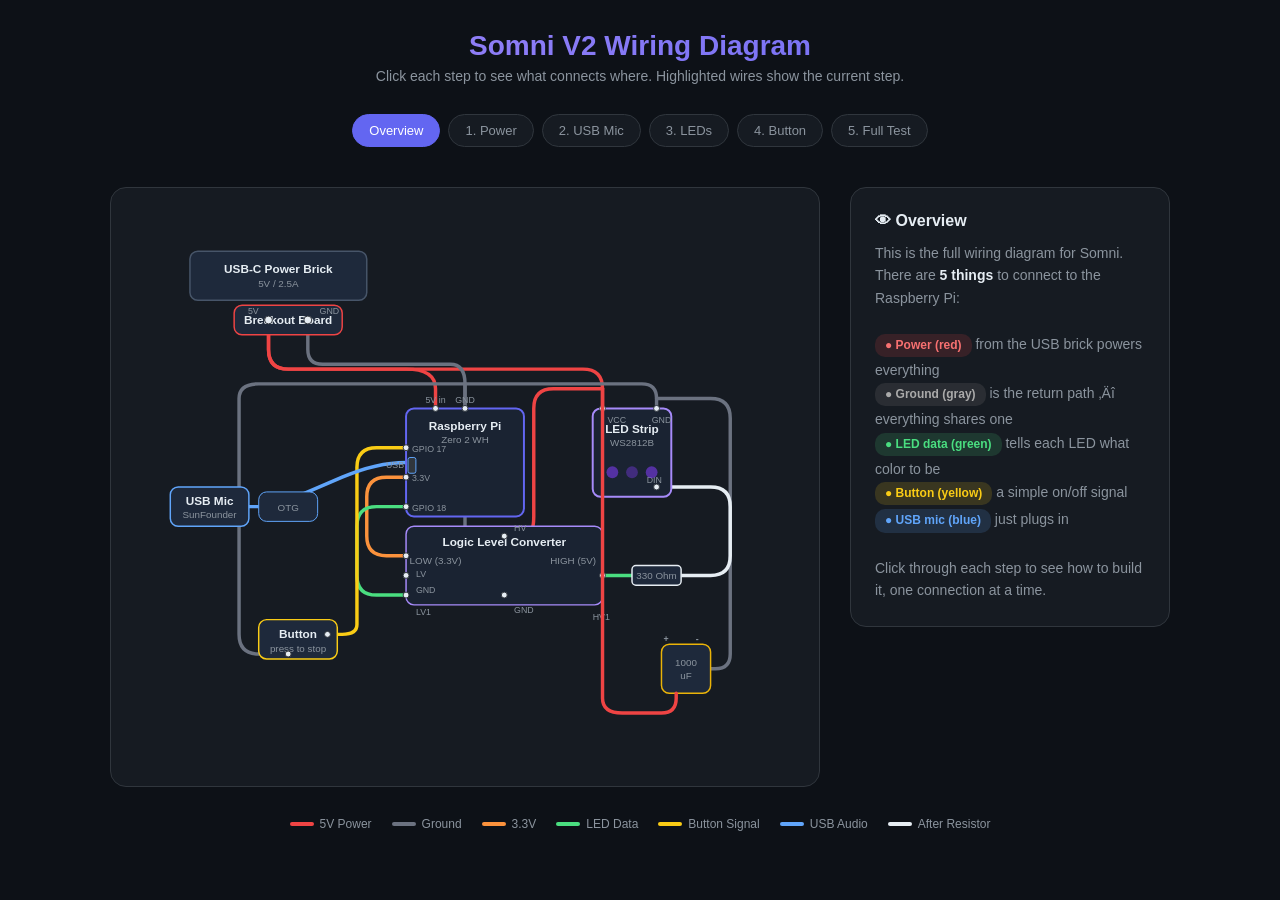
<file: index.html>
<!DOCTYPE html>
<html lang="en">
<head>
<meta charset="UTF-8">
<meta name="viewport" content="width=device-width, initial-scale=1.0">
<title>Somni V2 ‚Äî Wiring Diagram</title>
<style>
  * { margin: 0; padding: 0; box-sizing: border-box; }
  body {
    font-family: -apple-system, BlinkMacSystemFont, 'Segoe UI', sans-serif;
    background: #0d1117;
    color: #e6edf3;
    min-height: 100vh;
  }

  header {
    text-align: center;
    padding: 30px 20px 10px;
  }
  header h1 {
    font-size: 28px;
    background: linear-gradient(135deg, #a78bfa, #6366f1);
    -webkit-background-clip: text;
    -webkit-text-fill-color: transparent;
  }
  header p { color: #8b949e; margin-top: 6px; font-size: 14px; }

  /* Step navigation */
  .step-nav {
    display: flex;
    justify-content: center;
    gap: 8px;
    padding: 20px;
    flex-wrap: wrap;
  }
  .step-btn {
    padding: 8px 16px;
    border: 1px solid #30363d;
    border-radius: 20px;
    background: #161b22;
    color: #8b949e;
    cursor: pointer;
    font-size: 13px;
    transition: all 0.2s;
  }
  .step-btn:hover { border-color: #6366f1; color: #e6edf3; }
  .step-btn.active {
    background: #6366f1;
    color: white;
    border-color: #6366f1;
  }
  .step-btn.completed {
    border-color: #238636;
    color: #3fb950;
  }

  /* Main diagram area */
  .diagram-container {
    max-width: 1100px;
    margin: 0 auto;
    padding: 20px;
    display: flex;
    gap: 30px;
  }

  .diagram-svg-wrap {
    flex: 1;
    background: #161b22;
    border-radius: 16px;
    border: 1px solid #30363d;
    padding: 20px;
    min-height: 600px;
    position: relative;
  }

  .info-panel {
    width: 320px;
    flex-shrink: 0;
  }
  .info-card {
    background: #161b22;
    border: 1px solid #30363d;
    border-radius: 16px;
    padding: 24px;
    margin-bottom: 16px;
  }
  .info-card h3 {
    font-size: 16px;
    margin-bottom: 12px;
    display: flex;
    align-items: center;
    gap: 8px;
  }
  .info-card p {
    color: #8b949e;
    font-size: 14px;
    line-height: 1.6;
  }
  .info-card .highlight {
    color: #e6edf3;
    font-weight: 600;
  }
  .info-card .wire-label {
    display: inline-flex;
    align-items: center;
    gap: 6px;
    padding: 2px 10px;
    border-radius: 10px;
    font-size: 12px;
    font-weight: 600;
    margin: 2px 0;
  }
  .wire-red { background: rgba(239, 68, 68, 0.15); color: #f87171; }
  .wire-black { background: rgba(100, 100, 100, 0.25); color: #aaa; }
  .wire-orange { background: rgba(251, 146, 60, 0.15); color: #fb923c; }
  .wire-green { background: rgba(74, 222, 128, 0.15); color: #4ade80; }
  .wire-yellow { background: rgba(250, 204, 21, 0.15); color: #facc15; }
  .wire-white { background: rgba(255, 255, 255, 0.1); color: #e6edf3; }

  .warning-box {
    background: rgba(234, 179, 8, 0.08);
    border: 1px solid rgba(234, 179, 8, 0.3);
    border-radius: 10px;
    padding: 12px 16px;
    margin-top: 12px;
    font-size: 13px;
    color: #eab308;
    line-height: 1.5;
  }

  .success-box {
    background: rgba(34, 197, 94, 0.08);
    border: 1px solid rgba(34, 197, 94, 0.3);
    border-radius: 10px;
    padding: 12px 16px;
    margin-top: 12px;
    font-size: 13px;
    color: #22c55e;
    line-height: 1.5;
  }

  /* SVG styles */
  svg { width: 100%; height: 100%; }

  .component {
    cursor: pointer;
    transition: filter 0.2s;
  }
  .component:hover { filter: brightness(1.2); }

  .component-body {
    rx: 8;
    ry: 8;
  }

  .component-label {
    fill: #e6edf3;
    font-size: 12px;
    font-weight: 600;
    text-anchor: middle;
    pointer-events: none;
  }
  .component-sublabel {
    fill: #8b949e;
    font-size: 10px;
    text-anchor: middle;
    pointer-events: none;
  }

  .pin-dot {
    fill: #e6edf3;
    stroke: #30363d;
    stroke-width: 1;
  }
  .pin-label {
    fill: #8b949e;
    font-size: 9px;
    pointer-events: none;
  }

  /* Wire animations */
  .wire {
    fill: none;
    stroke-width: 3;
    stroke-linecap: round;
    stroke-linejoin: round;
    opacity: 0.3;
    transition: opacity 0.4s, stroke-width 0.3s;
  }
  .wire.active {
    opacity: 1;
    stroke-width: 3.5;
  }
  .wire.pulse {
    animation: wirePulse 2s ease-in-out infinite;
  }
  @keyframes wirePulse {
    0%, 100% { opacity: 1; }
    50% { opacity: 0.5; }
  }

  .wire-5v { stroke: #ef4444; }
  .wire-gnd { stroke: #6b7280; }
  .wire-3v3 { stroke: #fb923c; }
  .wire-data-led { stroke: #4ade80; }
  .wire-data-btn { stroke: #facc15; }
  .wire-data-after-resistor { stroke: #e6edf3; }
  .wire-usb { stroke: #60a5fa; }

  /* Dim non-active in step mode */
  .component.dimmed { opacity: 0.2; transition: opacity 0.4s; }
  .wire.dimmed { opacity: 0.08; }
  .component.active-component { opacity: 1; }

  /* Legend */
  .legend {
    display: flex;
    justify-content: center;
    gap: 20px;
    padding: 10px 20px 30px;
    flex-wrap: wrap;
  }
  .legend-item {
    display: flex;
    align-items: center;
    gap: 6px;
    font-size: 12px;
    color: #8b949e;
  }
  .legend-color {
    width: 24px;
    height: 4px;
    border-radius: 2px;
  }

  @media (max-width: 900px) {
    .diagram-container { flex-direction: column; }
    .info-panel { width: 100%; }
  }
</style>
</head>
<body>

<header>
  <h1>Somni V2 Wiring Diagram</h1>
  <p>Click each step to see what connects where. Highlighted wires show the current step.</p>
</header>

<div class="step-nav">
  <button class="step-btn active" data-step="0">Overview</button>
  <button class="step-btn" data-step="1">1. Power</button>
  <button class="step-btn" data-step="2">2. USB Mic</button>
  <button class="step-btn" data-step="3">3. LEDs</button>
  <button class="step-btn" data-step="4">4. Button</button>
  <button class="step-btn" data-step="5">5. Full Test</button>
</div>

<div class="diagram-container">
  <div class="diagram-svg-wrap">
    <svg viewBox="0 0 680 520" xmlns="http://www.w3.org/2000/svg">

      <!-- ===== WIRES (drawn first, behind components) ===== -->

      <!-- POWER: Breakout 5V ‚Üí Pi Pin 2 -->
      <path class="wire wire-5v" id="w-pwr-pi"
        d="M 140,90 L 140,120 Q 140,140 160,140 L 280,140 Q 310,140 310,160 L 310,180" />

      <!-- POWER: Breakout 5V ‚Üí 5V rail (to LED + converter) -->
      <path class="wire wire-5v" id="w-pwr-rail"
        d="M 140,90 L 140,120 Q 140,140 160,140 L 460,140 Q 480,140 480,160" />

      <!-- POWER: 5V rail ‚Üí LED VCC -->
      <path class="wire wire-5v" id="w-pwr-led"
        d="M 480,160 L 480,180" />

      <!-- POWER: 5V rail ‚Üí Converter HV -->
      <path class="wire wire-5v" id="w-pwr-conv"
        d="M 480,160 L 430,160 Q 410,160 410,180 L 410,290 Q 410,310 400,310 L 380,310" />

      <!-- GND: Breakout GND ‚Üí Pi Pin 6 -->
      <path class="wire wire-gnd" id="w-gnd-pi"
        d="M 180,90 L 180,120 Q 180,135 195,135 L 325,135 Q 340,135 340,155 L 340,180" />

      <!-- GND: shared to LED -->
      <path class="wire wire-gnd" id="w-gnd-led"
        d="M 340,155 L 520,155 Q 535,155 535,170 L 535,180" />

      <!-- GND: shared to Converter -->
      <path class="wire wire-gnd" id="w-gnd-conv"
        d="M 340,155 L 340,350 Q 340,370 355,370 L 380,370" />

      <!-- GND: to Button -->
      <path class="wire wire-gnd" id="w-gnd-btn"
        d="M 340,155 L 130,155 Q 110,155 110,170 L 110,410 Q 110,430 130,430 L 160,430" />

      <!-- GND: to Capacitor -->
      <path class="wire wire-gnd" id="w-gnd-cap"
        d="M 535,170 L 590,170 Q 610,170 610,190 L 610,430 Q 610,445 595,445 L 570,445" />

      <!-- 3.3V: Pi ‚Üí Converter LV -->
      <path class="wire wire-3v3" id="w-3v3"
        d="M 280,250 L 260,250 Q 240,250 240,270 L 240,310 Q 240,330 260,330 L 280,330" />

      <!-- DATA: Pi GPIO18 ‚Üí Converter LV1 -->
      <path class="wire wire-data-led" id="w-gpio18"
        d="M 280,280 L 250,280 Q 230,280 230,300 L 230,350 Q 230,370 250,370 L 280,370" />

      <!-- DATA: Converter HV1 ‚Üí Resistor ‚Üí LED DIN -->
      <path class="wire wire-data-led" id="w-conv-resistor"
        d="M 480,350 L 510,350" />

      <!-- After resistor (white) -->
      <path class="wire wire-data-after-resistor" id="w-resistor-led"
        d="M 560,350 L 590,350 Q 610,350 610,330 L 610,280 Q 610,260 590,260 L 535,260" />

      <!-- BUTTON: GPIO17 ‚Üí Button -->
      <path class="wire wire-data-btn" id="w-gpio17"
        d="M 280,220 L 250,220 Q 230,220 230,240 L 230,400 Q 230,410 215,410 L 200,410" />

      <!-- USB: Mic ‚Üí OTG ‚Üí Pi -->
      <path class="wire wire-usb" id="w-usb"
        d="M 95,280 L 145,280 L 215,250 Q 250,235 280,235" />


      <!-- ===== COMPONENTS ===== -->

      <!-- USB-C Power Brick -->
      <g class="component" id="c-brick" data-steps="1">
        <rect class="component-body" x="60" y="20" width="180" height="50" fill="#1e293b" stroke="#475569" stroke-width="1.5" />
        <text class="component-label" x="150" y="42">USB-C Power Brick</text>
        <text class="component-sublabel" x="150" y="56">5V / 2.5A</text>
      </g>

      <!-- Micro-USB Breakout Board -->
      <g class="component" id="c-breakout" data-steps="1">
        <rect class="component-body" x="105" y="75" width="110" height="30" fill="#1e293b" stroke="#ef4444" stroke-width="1.5" />
        <text class="component-label" x="160" y="94">Breakout Board</text>
        <circle class="pin-dot" cx="140" cy="90" r="4" fill="#ef4444" />
        <text class="pin-label" x="130" y="84" text-anchor="end" fill="#ef4444">5V</text>
        <circle class="pin-dot" cx="180" cy="90" r="4" fill="#6b7280" />
        <text class="pin-label" x="192" y="84" fill="#6b7280">GND</text>
      </g>

      <!-- Raspberry Pi Zero 2 WH -->
      <g class="component" id="c-pi" data-steps="1,2,3,4">
        <rect class="component-body" x="280" y="180" width="120" height="110" fill="#1a2332" stroke="#6366f1" stroke-width="2" />
        <text class="component-label" x="340" y="202">Raspberry Pi</text>
        <text class="component-sublabel" x="340" y="215">Zero 2 WH</text>
        <!-- Pin labels on left side -->
        <circle class="pin-dot" cx="280" cy="220" r="3" fill="#facc15" />
        <text class="pin-label" x="286" y="224" text-anchor="start" fill="#facc15">GPIO 17</text>
        <circle class="pin-dot" cx="280" cy="250" r="3" fill="#fb923c" />
        <text class="pin-label" x="286" y="254" text-anchor="start" fill="#fb923c">3.3V</text>
        <circle class="pin-dot" cx="280" cy="280" r="3" fill="#4ade80" />
        <text class="pin-label" x="286" y="284" text-anchor="start" fill="#4ade80">GPIO 18</text>
        <!-- Pin labels on top -->
        <circle class="pin-dot" cx="310" cy="180" r="3" fill="#ef4444" />
        <text class="pin-label" x="310" y="175" text-anchor="middle" fill="#ef4444">5V in</text>
        <circle class="pin-dot" cx="340" cy="180" r="3" fill="#6b7280" />
        <text class="pin-label" x="340" y="175" text-anchor="middle" fill="#6b7280">GND</text>
        <!-- USB port -->
        <rect x="282" y="230" width="8" height="16" rx="2" fill="#30363d" stroke="#60a5fa" stroke-width="1" />
        <text class="pin-label" x="278" y="241" text-anchor="end" fill="#60a5fa">USB</text>
      </g>

      <!-- USB Mic -->
      <g class="component" id="c-mic" data-steps="2">
        <rect class="component-body" x="40" y="260" width="80" height="40" fill="#1e293b" stroke="#60a5fa" stroke-width="1.5" />
        <text class="component-label" x="80" y="278">USB Mic</text>
        <text class="component-sublabel" x="80" y="292">SunFounder</text>
      </g>

      <!-- OTG Adapter -->
      <g class="component" id="c-otg" data-steps="2">
        <rect class="component-body" x="130" y="265" width="60" height="30" fill="#1e293b" stroke="#60a5fa" stroke-width="1" />
        <text class="component-sublabel" x="160" y="284">OTG</text>
      </g>

      <!-- Logic Level Converter -->
      <g class="component" id="c-converter" data-steps="3">
        <rect class="component-body" x="280" y="300" width="200" height="80" fill="#1a2332" stroke="#a78bfa" stroke-width="1.5" />
        <text class="component-label" x="380" y="320">Logic Level Converter</text>
        <!-- Low side labels -->
        <text class="component-sublabel" x="310" y="338" fill="#fb923c">LOW (3.3V)</text>
        <circle class="pin-dot" cx="280" cy="330" r="3" fill="#fb923c" />
        <text class="pin-label" x="290" y="352" fill="#fb923c">LV</text>
        <circle class="pin-dot" cx="280" cy="370" r="3" fill="#4ade80" />
        <text class="pin-label" x="290" y="390" fill="#4ade80">LV1</text>
        <!-- High side labels -->
        <text class="component-sublabel" x="450" y="338" fill="#ef4444">HIGH (5V)</text>
        <circle class="pin-dot" cx="380" cy="310" r="3" fill="#ef4444" />
        <text class="pin-label" x="390" y="305" fill="#ef4444">HV</text>
        <circle class="pin-dot" cx="480" cy="350" r="3" fill="#4ade80" />
        <text class="pin-label" x="470" y="395" fill="#4ade80">HV1</text>
        <!-- GND dots -->
        <circle class="pin-dot" cx="280" cy="350" r="3" fill="#6b7280" />
        <circle class="pin-dot" cx="380" cy="370" r="3" fill="#6b7280" />
        <text class="pin-label" x="290" y="368" fill="#6b7280">GND</text>
        <text class="pin-label" x="390" y="388" fill="#6b7280">GND</text>
      </g>

      <!-- 330 Ohm Resistor -->
      <g class="component" id="c-resistor" data-steps="3">
        <rect x="510" y="340" width="50" height="20" rx="4" fill="#1e293b" stroke="#e6edf3" stroke-width="1.5" />
        <text class="component-sublabel" x="535" y="354" fill="#e6edf3">330 Ohm</text>
      </g>

      <!-- LED Strip -->
      <g class="component" id="c-led" data-steps="3">
        <rect class="component-body" x="470" y="180" width="80" height="90" fill="#1a2332" stroke="#a78bfa" stroke-width="2" />
        <text class="component-label" x="510" y="205">LED Strip</text>
        <text class="component-sublabel" x="510" y="218">WS2812B</text>
        <!-- Pins -->
        <circle class="pin-dot" cx="480" cy="180" r="3" fill="#ef4444" />
        <text class="pin-label" x="485" y="195" fill="#ef4444">VCC</text>
        <circle class="pin-dot" cx="535" cy="180" r="3" fill="#6b7280" />
        <text class="pin-label" x="530" y="195" fill="#6b7280">GND</text>
        <circle class="pin-dot" cx="535" cy="260" r="3" fill="#e6edf3" />
        <text class="pin-label" x="525" y="256" fill="#e6edf3">DIN</text>
        <!-- LED circles (decorative) -->
        <circle cx="490" cy="245" r="6" fill="#7c3aed" opacity="0.6" />
        <circle cx="510" cy="245" r="6" fill="#7c3aed" opacity="0.4" />
        <circle cx="530" cy="245" r="6" fill="#7c3aed" opacity="0.6" />
      </g>

      <!-- Capacitor -->
      <g class="component" id="c-cap" data-steps="3">
        <rect class="component-body" x="540" y="420" width="50" height="50" rx="25" fill="#1e293b" stroke="#eab308" stroke-width="1.5" />
        <text class="component-sublabel" x="565" y="442" fill="#eab308">1000</text>
        <text class="component-sublabel" x="565" y="455" fill="#eab308">uF</text>
        <!-- Polarity -->
        <text class="pin-label" x="542" y="418" fill="#ef4444" font-size="14" font-weight="bold">+</text>
        <text class="pin-label" x="575" y="418" fill="#6b7280" font-size="14" font-weight="bold">-</text>
        <!-- 5V to cap+ -->
        <path class="wire wire-5v" id="w-5v-cap"
          d="M 480,160 L 480,475 Q 480,490 500,490 L 540,490 Q 555,490 555,475 L 555,470" />
      </g>

      <!-- Button -->
      <g class="component" id="c-button" data-steps="4">
        <rect class="component-body" x="130" y="395" width="80" height="40" fill="#1e293b" stroke="#facc15" stroke-width="1.5" />
        <text class="component-label" x="170" y="414">Button</text>
        <text class="component-sublabel" x="170" y="428">press to stop</text>
        <circle class="pin-dot" cx="200" cy="410" r="3" fill="#facc15" />
        <circle class="pin-dot" cx="160" cy="430" r="3" fill="#6b7280" />
      </g>

    </svg>
  </div>

  <div class="info-panel" id="info-panel">
    <!-- Populated by JS -->
  </div>
</div>

<div class="legend">
  <div class="legend-item"><div class="legend-color" style="background:#ef4444"></div> 5V Power</div>
  <div class="legend-item"><div class="legend-color" style="background:#6b7280"></div> Ground</div>
  <div class="legend-item"><div class="legend-color" style="background:#fb923c"></div> 3.3V</div>
  <div class="legend-item"><div class="legend-color" style="background:#4ade80"></div> LED Data</div>
  <div class="legend-item"><div class="legend-color" style="background:#facc15"></div> Button Signal</div>
  <div class="legend-item"><div class="legend-color" style="background:#60a5fa"></div> USB Audio</div>
  <div class="legend-item"><div class="legend-color" style="background:#e6edf3"></div> After Resistor</div>
</div>

<script>
const steps = {
  0: {
    title: "Overview",
    icon: "&#128065;",
    description: `This is the full wiring diagram for Somni. There are <span class="highlight">5 things</span> to connect to the Raspberry Pi:<br><br>
      <span class="wire-label wire-red">&#9679; Power (red)</span> from the USB brick powers everything<br>
      <span class="wire-label wire-black">&#9679; Ground (gray)</span> is the return path ‚Äî everything shares one<br>
      <span class="wire-label wire-green">&#9679; LED data (green)</span> tells each LED what color to be<br>
      <span class="wire-label wire-yellow">&#9679; Button (yellow)</span> a simple on/off signal<br>
      <span class="wire-label" style="background:rgba(96,165,250,0.15);color:#60a5fa">&#9679; USB mic (blue)</span> just plugs in<br><br>
      Click through each step to see how to build it, one connection at a time.`,
    wires: ["w-pwr-pi","w-pwr-rail","w-pwr-led","w-pwr-conv","w-gnd-pi","w-gnd-led","w-gnd-conv","w-gnd-btn","w-gnd-cap","w-3v3","w-gpio18","w-conv-resistor","w-resistor-led","w-gpio17","w-usb","w-5v-cap"],
    components: ["c-brick","c-breakout","c-pi","c-mic","c-otg","c-converter","c-resistor","c-led","c-cap","c-button"]
  },
  1: {
    title: "Step 1: Power",
    icon: "&#9889;",
    description: `<span class="highlight">Think of it like plumbing:</span> electricity flows from the power brick, through the breakout board, and splits to feed the Pi and LEDs.<br><br>
      <b>Do this:</b><br>
      1. Plug your <span class="highlight">USB-C cable</span> from the power brick into the <span class="highlight">breakout board</span><br>
      2. Run a <span class="wire-label wire-red">red wire</span> from the breakout's <b>5V pad</b> to <b>Pi Pin 2</b><br>
      3. Run a <span class="wire-label wire-black">black wire</span> from the breakout's <b>GND pad</b> to <b>Pi Pin 6</b><br><br>
      That's it. The Pi gets power through these two wires instead of its normal USB port (because the mic needs that port).`,
    warning: "Powering through GPIO skips the Pi's built-in fuse. Make sure your power brick is exactly 5V. A cheap/sketchy charger could damage the Pi.",
    wires: ["w-pwr-pi","w-gnd-pi"],
    components: ["c-brick","c-breakout","c-pi"]
  },
  2: {
    title: "Step 2: USB Mic",
    icon: "&#127908;",
    description: `<span class="highlight">This one's the easiest.</span> It's literally just plugging things together.<br><br>
      <b>Do this:</b><br>
      1. Plug the <span class="highlight">USB mic</span> into the big end of the <span class="highlight">OTG adapter</span><br>
      2. Plug the small end of the OTG adapter into the Pi's <b>data micro-USB port</b> (the one closer to the center of the board, NOT the one at the edge)<br><br>
      <span class="highlight">Which port is which?</span><br>
      The Pi Zero has two micro-USB ports side by side. The one at the <b>very edge</b> of the board is for power (we're not using it). The one <b>slightly inward</b> is for data ‚Äî that's where the mic goes.`,
    success: "Test: SSH into the Pi and run <code>arecord -l</code>. If the mic shows up, you're good.",
    wires: ["w-usb"],
    components: ["c-mic","c-otg","c-pi"]
  },
  3: {
    title: "Step 3: LEDs",
    icon: "&#128308;",
    description: `<span class="highlight">This is the most complex step</span> but it's just 3 things connecting to the LED strip: power, ground, and data.<br><br>
      <b>The problem:</b> The Pi talks in 3.3V, but the LEDs listen in 5V. The <span class="highlight">logic level converter</span> is a translator between them.<br><br>
      <b>Do this:</b><br>
      1. Put the <b>converter</b> on the breadboard<br>
      2. Left side (LOW/3.3V):<br>
      &nbsp;&nbsp;&#8226; <span class="wire-label wire-orange">LV</span> &larr; Pi 3.3V (Pin 1)<br>
      &nbsp;&nbsp;&#8226; <span class="wire-label wire-green">LV1</span> &larr; Pi GPIO 18 (Pin 12)<br>
      &nbsp;&nbsp;&#8226; <span class="wire-label wire-black">GND</span> &larr; ground rail<br>
      3. Right side (HIGH/5V):<br>
      &nbsp;&nbsp;&#8226; <span class="wire-label wire-red">HV</span> &larr; 5V rail<br>
      &nbsp;&nbsp;&#8226; <span class="wire-label wire-green">HV1</span> &rarr; 330&Omega; resistor &rarr; LED DIN<br>
      &nbsp;&nbsp;&#8226; <span class="wire-label wire-black">GND</span> &rarr; ground rail<br>
      4. <span class="wire-label wire-red">LED VCC</span> &larr; 5V rail<br>
      5. <span class="wire-label wire-black">LED GND</span> &larr; ground rail<br>
      6. Place the <b>capacitor</b> across 5V and GND at the LED strip`,
    warning: "The capacitor has a stripe on one side ‚Äî that's the NEGATIVE side, it goes to GND. If you put it in backwards, it can pop. The 330&Omega; resistor goes between the converter output and the first LED ‚Äî it protects against voltage spikes.",
    wires: ["w-pwr-rail","w-pwr-led","w-pwr-conv","w-gnd-led","w-gnd-conv","w-gnd-cap","w-3v3","w-gpio18","w-conv-resistor","w-resistor-led","w-5v-cap"],
    components: ["c-pi","c-converter","c-resistor","c-led","c-cap"]
  },
  4: {
    title: "Step 4: Button",
    icon: "&#128992;",
    description: `<span class="highlight">Super simple ‚Äî just two wires.</span><br><br>
      The button works like a light switch. When you press it, it connects GPIO 17 to ground, which the Pi reads as "pressed."<br><br>
      <b>Do this:</b><br>
      1. Connect one button wire (yellow) to <b>Pi GPIO 17</b> (Pin 11)<br>
      2. Connect the other button wire (black) to <b>Pi GND</b> (Pin 9)<br><br>
      <span class="highlight">Why no resistor?</span><br>
      The Pi has a built-in "pull-up" resistor that the software turns on. It keeps the signal HIGH normally, and when you press the button, it goes LOW. The code checks for this LOW signal.`,
    success: "Test: Run the button test script from the blueprint. Press the button ‚Äî if it prints 'PRESSED!' you're done.",
    wires: ["w-gpio17","w-gnd-btn"],
    components: ["c-pi","c-button"]
  },
  5: {
    title: "Step 5: Full Test",
    icon: "&#9989;",
    description: `<span class="highlight">Everything is connected!</span> Time to test the whole system.<br><br>
      <b>The full flow should be:</b><br><br>
      1. &#128276; Play your phone alarm near the mic<br>
      2. &#128994; LEDs glow purple (alarm detected!)<br>
      3. &#127908; Talk about your dream<br>
      4. &#128992; Press the button to stop<br>
      5. &#9989; LEDs flash green (saved!)<br><br>
      Run <code>python3 somni.py</code> over SSH to test it all together.<br><br>
      <span class="highlight">If something doesn't work,</span> go back to the individual step and re-test that part in isolation. The most common issue is loose jumper wires.`,
    success: "If the full flow works end to end, your hardware is ready to go into the enclosure!",
    wires: ["w-pwr-pi","w-pwr-rail","w-pwr-led","w-pwr-conv","w-gnd-pi","w-gnd-led","w-gnd-conv","w-gnd-btn","w-gnd-cap","w-3v3","w-gpio18","w-conv-resistor","w-resistor-led","w-gpio17","w-usb","w-5v-cap"],
    components: ["c-brick","c-breakout","c-pi","c-mic","c-otg","c-converter","c-resistor","c-led","c-cap","c-button"]
  }
};

const allWires = document.querySelectorAll('.wire');
const allComponents = document.querySelectorAll('.component');
const stepBtns = document.querySelectorAll('.step-btn');
const infoPanel = document.getElementById('info-panel');
let currentStep = 0;

function setStep(step) {
  currentStep = step;
  const data = steps[step];

  // Update buttons
  stepBtns.forEach(btn => {
    btn.classList.toggle('active', parseInt(btn.dataset.step) === step);
  });

  // Update wires
  allWires.forEach(wire => {
    if (step === 0) {
      wire.classList.add('active');
      wire.classList.remove('dimmed', 'pulse');
    } else if (data.wires.includes(wire.id)) {
      wire.classList.add('active', 'pulse');
      wire.classList.remove('dimmed');
    } else {
      wire.classList.remove('active', 'pulse');
      wire.classList.add('dimmed');
    }
  });

  // Update components
  allComponents.forEach(comp => {
    if (step === 0) {
      comp.classList.remove('dimmed');
      comp.classList.add('active-component');
    } else if (data.components.includes(comp.id)) {
      comp.classList.remove('dimmed');
      comp.classList.add('active-component');
    } else {
      comp.classList.add('dimmed');
      comp.classList.remove('active-component');
    }
  });

  // Update info panel
  let html = `<div class="info-card">
    <h3>${data.icon} ${data.title}</h3>
    <p>${data.description}</p>`;

  if (data.warning) {
    html += `<div class="warning-box">&#9888;&#65039; ${data.warning}</div>`;
  }
  if (data.success) {
    html += `<div class="success-box">&#9989; ${data.success}</div>`;
  }

  html += `</div>`;
  infoPanel.innerHTML = html;
}

stepBtns.forEach(btn => {
  btn.addEventListener('click', () => setStep(parseInt(btn.dataset.step)));
});

// Initialize
setStep(0);
</script>

</body>
</html>
</file>
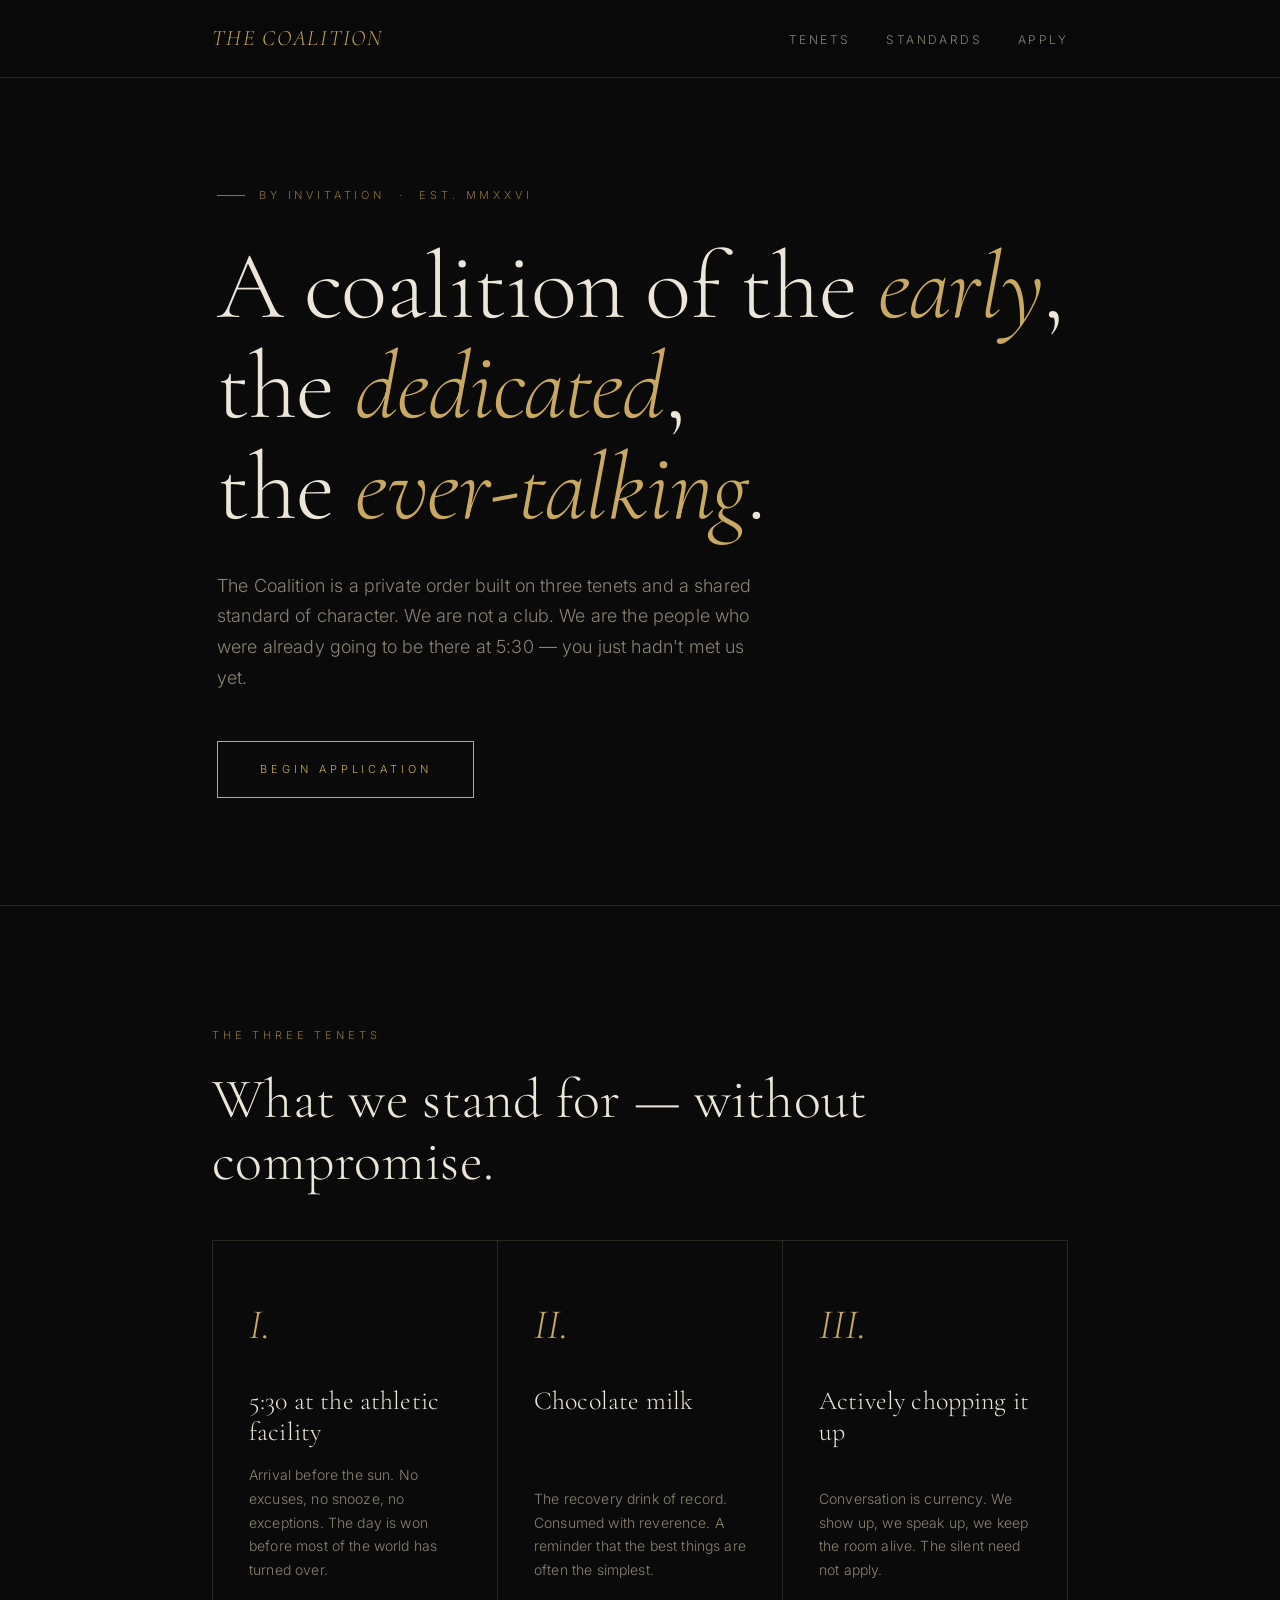
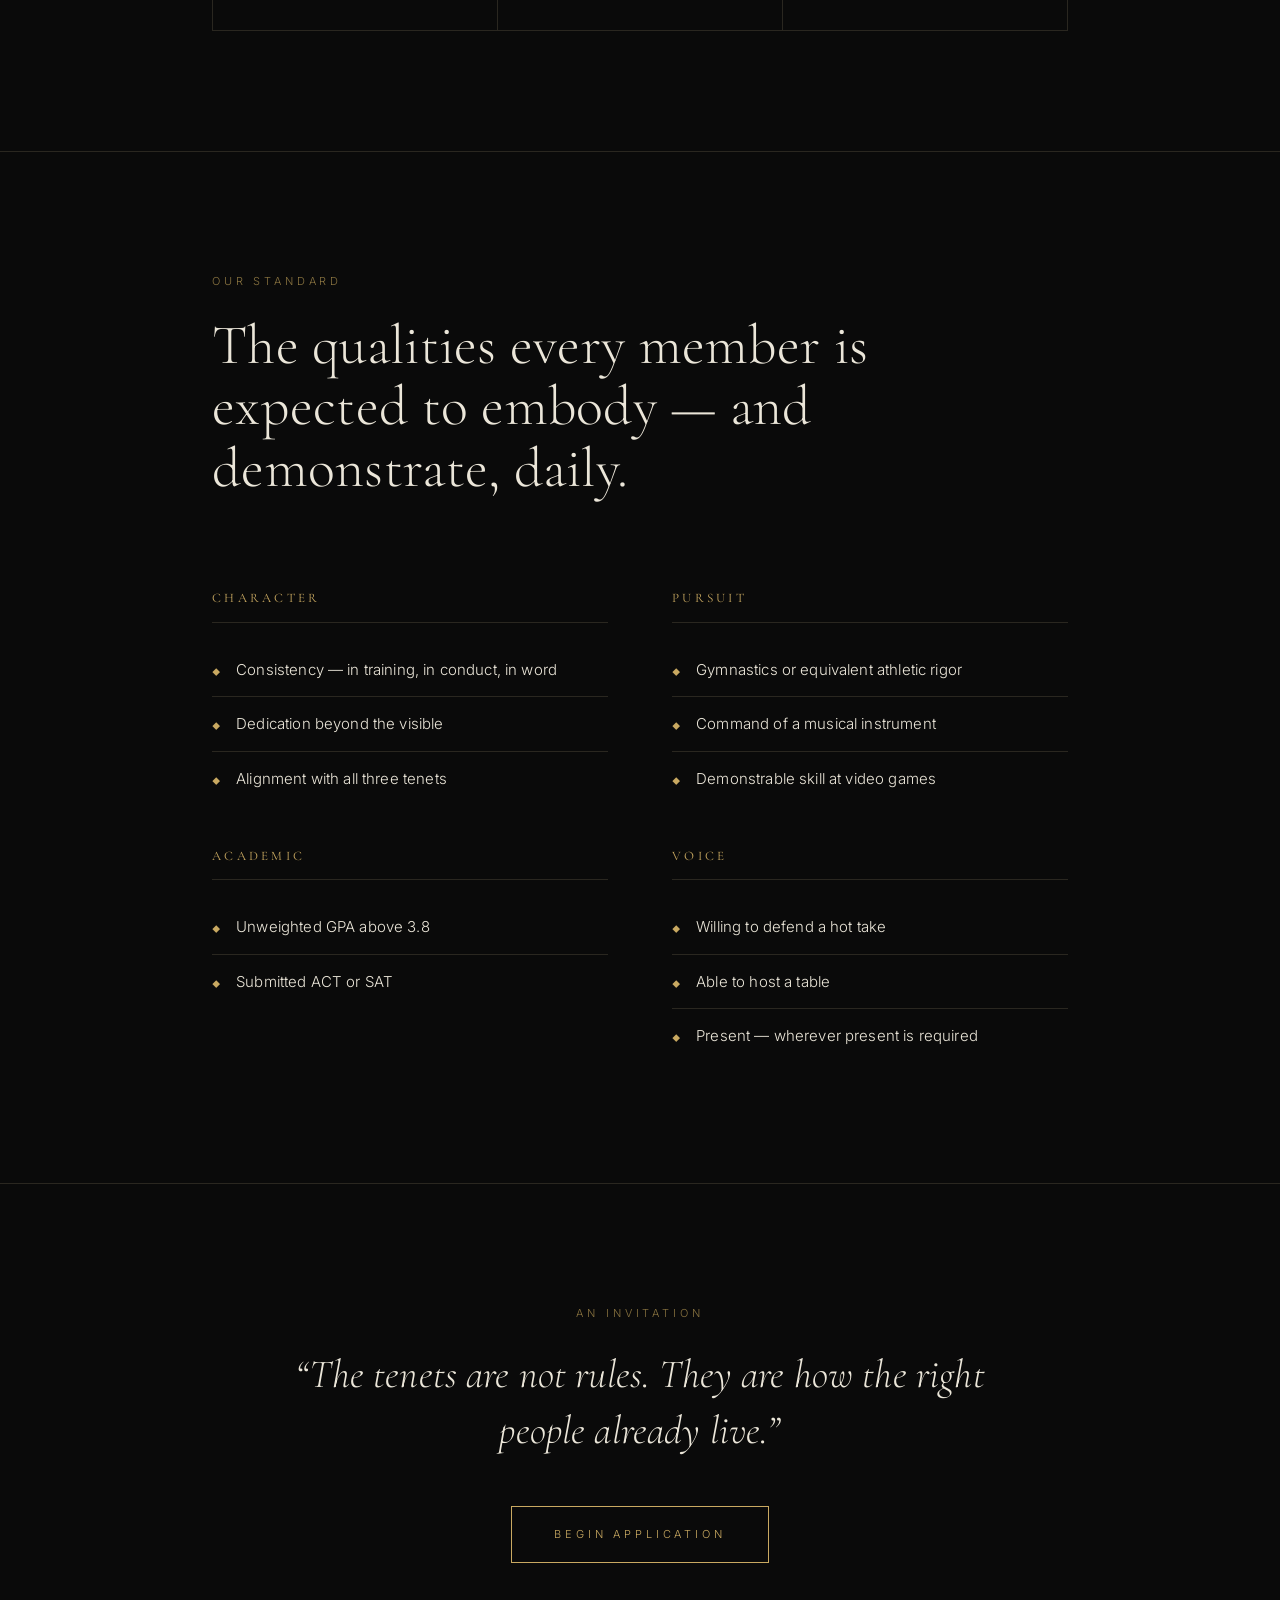
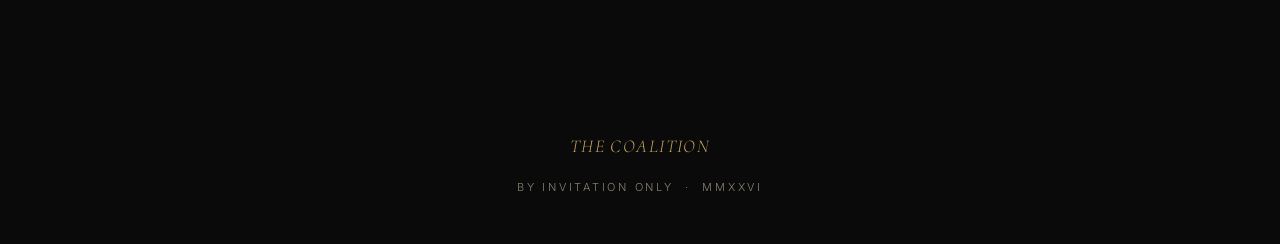
<file: site/index.html>
<!DOCTYPE html>
<html lang="en">
<head>
<meta charset="UTF-8">
<meta name="viewport" content="width=device-width, initial-scale=1.0">
<title>The Coalition</title>
<link rel="preconnect" href="https://fonts.googleapis.com">
<link rel="preconnect" href="https://fonts.gstatic.com" crossorigin>
<link href="https://fonts.googleapis.com/css2?family=Cormorant+Garamond:ital,wght@0,300;0,400;0,500;1,300;1,400&family=Inter:wght@300;400;500&display=swap" rel="stylesheet">
<link rel="stylesheet" href="styles.css">
</head>
<body>

<nav>
  <div class="wrap">
    <a href="index.html" class="mark">The Coalition</a>
    <ul>
      <li><a href="#tenets">Tenets</a></li>
      <li><a href="#requirements">Standards</a></li>
      <li><a href="apply.html">Apply</a></li>
    </ul>
  </div>
</nav>

<header class="hero">
  <div class="wrap">
    <div class="eyebrow">By Invitation &nbsp;·&nbsp; Est. MMXXVI</div>
    <h1>A coalition of the <em>early</em>,<br>the <em>dedicated</em>,<br>the <em>ever-talking</em>.</h1>
    <p class="lede">The Coalition is a private order built on three tenets and a shared standard of character. We are not a club. We are the people who were already going to be there at 5:30 — you just hadn't met us yet.</p>
    <a href="apply.html" class="cta">Begin Application</a>
  </div>
</header>

<section id="tenets">
  <div class="wrap">
    <div class="section-label">The Three Tenets</div>
    <h2 class="serif">What we stand for — without compromise.</h2>

    <div class="tenets">
      <div class="tenet">
        <div>
          <div class="tenet-num">I.</div>
          <div class="tenet-title">5:30 at the athletic facility</div>
        </div>
        <div class="tenet-body">Arrival before the sun. No excuses, no snooze, no exceptions. The day is won before most of the world has turned over.</div>
      </div>
      <div class="tenet">
        <div>
          <div class="tenet-num">II.</div>
          <div class="tenet-title">Chocolate milk</div>
        </div>
        <div class="tenet-body">The recovery drink of record. Consumed with reverence. A reminder that the best things are often the simplest.</div>
      </div>
      <div class="tenet">
        <div>
          <div class="tenet-num">III.</div>
          <div class="tenet-title">Actively chopping it up</div>
        </div>
        <div class="tenet-body">Conversation is currency. We show up, we speak up, we keep the room alive. The silent need not apply.</div>
      </div>
    </div>
  </div>
</section>

<section id="requirements">
  <div class="wrap">
    <div class="section-label">Our Standard</div>
    <h2 class="serif">The qualities every member is expected to embody — and demonstrate, daily.</h2>

    <div class="reqs">
      <div>
        <h3>Character</h3>
        <ul>
          <li>Consistency — in training, in conduct, in word</li>
          <li>Dedication beyond the visible</li>
          <li>Alignment with all three tenets</li>
        </ul>
      </div>
      <div>
        <h3>Pursuit</h3>
        <ul>
          <li>Gymnastics or equivalent athletic rigor</li>
          <li>Command of a musical instrument</li>
          <li>Demonstrable skill at video games</li>
        </ul>
      </div>
      <div>
        <h3>Academic</h3>
        <ul>
          <li>Unweighted GPA above 3.8</li>
          <li>Submitted ACT or SAT</li>
        </ul>
      </div>
      <div>
        <h3>Voice</h3>
        <ul>
          <li>Willing to defend a hot take</li>
          <li>Able to host a table</li>
          <li>Present — wherever present is required</li>
        </ul>
      </div>
    </div>
  </div>
</section>

<section class="closing">
  <div class="wrap">
    <div class="section-label">An Invitation</div>
    <p class="mono">“The tenets are not rules. They are how the right people already live.”</p>
    <a href="apply.html" class="cta">Begin Application</a>
  </div>
</section>

<footer>
  <a href="index.html" class="mark">The Coalition</a>
  <div>By Invitation Only &nbsp;·&nbsp; MMXXVI</div>
</footer>

</body>
</html>
</file>
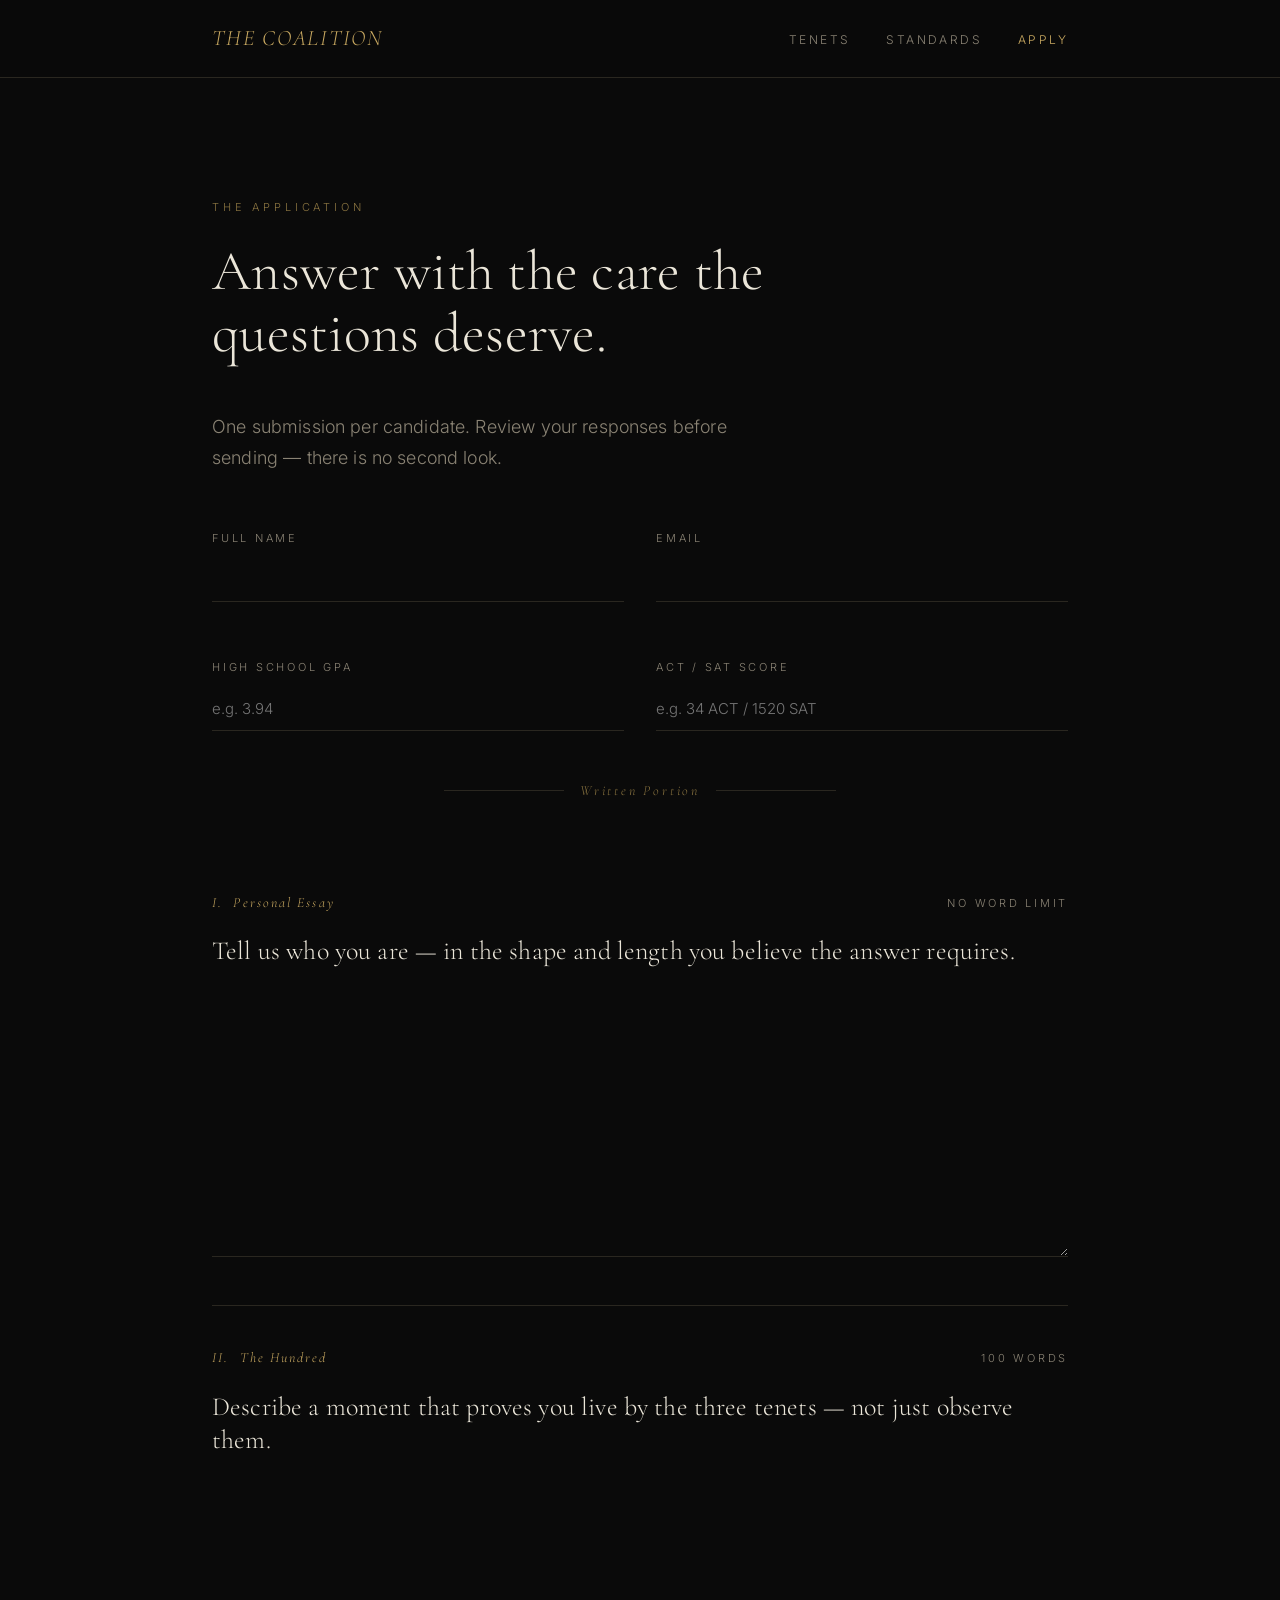
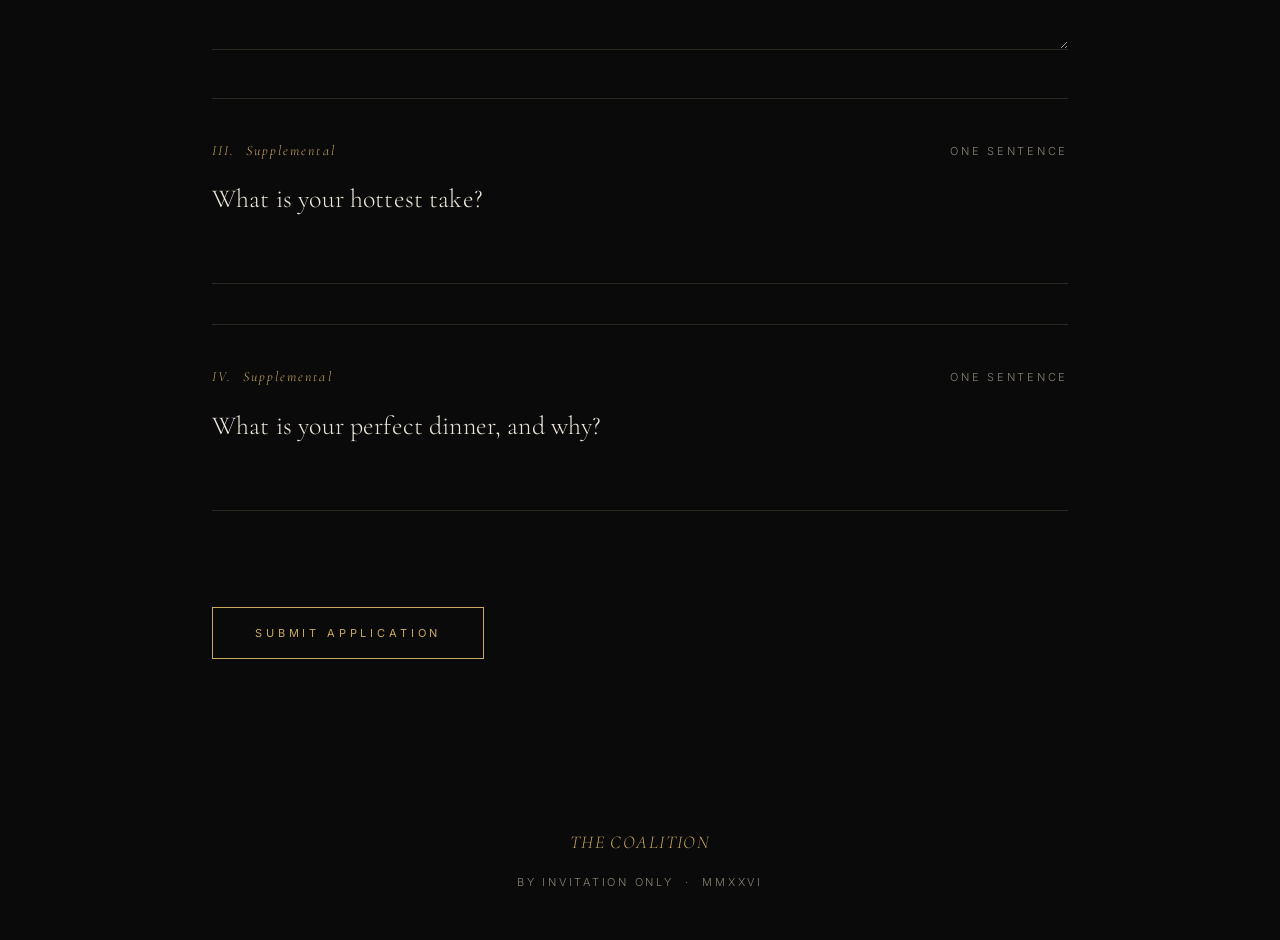
<file: site/apply.html>
<!DOCTYPE html>
<html lang="en">
<head>
<meta charset="UTF-8">
<meta name="viewport" content="width=device-width, initial-scale=1.0">
<title>Apply — The Coalition</title>
<link rel="preconnect" href="https://fonts.googleapis.com">
<link rel="preconnect" href="https://fonts.gstatic.com" crossorigin>
<link href="https://fonts.googleapis.com/css2?family=Cormorant+Garamond:ital,wght@0,300;0,400;0,500;1,300;1,400&family=Inter:wght@300;400;500&display=swap" rel="stylesheet">
<link rel="stylesheet" href="styles.css">
</head>
<body>

<nav>
  <div class="wrap">
    <a href="index.html" class="mark">The Coalition</a>
    <ul>
      <li><a href="index.html#tenets">Tenets</a></li>
      <li><a href="index.html#requirements">Standards</a></li>
      <li><a href="apply.html" class="active">Apply</a></li>
    </ul>
  </div>
</nav>

<section id="apply">
  <div class="wrap">
    <div class="section-label">The Application</div>
    <h2 class="serif">Answer with the care the questions deserve.</h2>
    <p class="lede" style="margin-bottom: 16px;">One submission per candidate. Review your responses before sending — there is no second look.</p>

    <form class="form" onsubmit="event.preventDefault(); this.style.display='none'; document.getElementById('thanks').style.display='block';">

      <div class="grid-2">
        <div class="field">
          <label>Full Name</label>
          <input type="text" required>
        </div>
        <div class="field">
          <label>Email</label>
          <input type="email" required>
        </div>
        <div class="field">
          <label>High School GPA</label>
          <input type="text" placeholder="e.g. 3.94" required>
        </div>
        <div class="field">
          <label>ACT / SAT Score</label>
          <input type="text" placeholder="e.g. 34 ACT / 1520 SAT" required>
        </div>
      </div>

      <div class="divider"><span>Written Portion</span></div>

      <div class="prompt">
        <div class="prompt-meta">
          <div class="prompt-num">I. &nbsp;Personal Essay</div>
          <div class="prompt-limit">No word limit</div>
        </div>
        <div class="prompt-q">Tell us who you are — in the shape and length you believe the answer requires.</div>
        <textarea rows="10" required></textarea>
      </div>

      <div class="prompt">
        <div class="prompt-meta">
          <div class="prompt-num">II. &nbsp;The Hundred</div>
          <div class="prompt-limit">100 words</div>
        </div>
        <div class="prompt-q">Describe a moment that proves you live by the three tenets — not just observe them.</div>
        <textarea rows="6" required></textarea>
      </div>

      <div class="prompt">
        <div class="prompt-meta">
          <div class="prompt-num">III. &nbsp;Supplemental</div>
          <div class="prompt-limit">One sentence</div>
        </div>
        <div class="prompt-q">What is your hottest take?</div>
        <input type="text" required>
      </div>

      <div class="prompt">
        <div class="prompt-meta">
          <div class="prompt-num">IV. &nbsp;Supplemental</div>
          <div class="prompt-limit">One sentence</div>
        </div>
        <div class="prompt-q">What is your perfect dinner, and why?</div>
        <input type="text" required>
      </div>

      <button type="submit" class="cta submit">Submit Application</button>
    </form>

    <div id="thanks" style="display:none; text-align:center; padding: 80px 0;">
      <div class="section-label">Received</div>
      <p class="serif" style="font-size: 32px; line-height: 1.4; max-width: 600px; margin: 0 auto 32px;">Your application is with The Coalition. If selected, you will be contacted directly.</p>
      <a href="index.html" class="cta">Return Home</a>
    </div>
  </div>
</section>

<footer>
  <a href="index.html" class="mark">The Coalition</a>
  <div>By Invitation Only &nbsp;·&nbsp; MMXXVI</div>
</footer>

</body>
</html>
</file>
<file: site/styles.css>
:root {
  --bg: #0a0a0a;
  --bg-soft: #111111;
  --ink: #ebe6d9;
  --ink-dim: #8a8374;
  --rule: #2a2720;
  --gold: #c9a961;
  --gold-dim: #8a7440;
}

* { margin: 0; padding: 0; box-sizing: border-box; }

html { scroll-behavior: smooth; }

body {
  background: var(--bg);
  color: var(--ink);
  font-family: 'Inter', -apple-system, sans-serif;
  font-weight: 300;
  font-size: 15px;
  line-height: 1.7;
  letter-spacing: 0.01em;
  -webkit-font-smoothing: antialiased;
}

.serif {
  font-family: 'Cormorant Garamond', Georgia, serif;
  font-weight: 300;
  letter-spacing: 0.005em;
}

/* Layout */
.wrap {
  max-width: 920px;
  margin: 0 auto;
  padding: 0 32px;
}

section {
  padding: 120px 0;
  border-bottom: 1px solid var(--rule);
}

section:last-of-type { border-bottom: none; }

/* Nav */
nav {
  position: sticky;
  top: 0;
  z-index: 10;
  background: rgba(10, 10, 10, 0.85);
  backdrop-filter: blur(12px);
  -webkit-backdrop-filter: blur(12px);
  border-bottom: 1px solid var(--rule);
}
nav .wrap {
  display: flex;
  justify-content: space-between;
  align-items: center;
  padding-top: 20px;
  padding-bottom: 20px;
}
.mark {
  font-family: 'Cormorant Garamond', serif;
  font-size: 22px;
  font-style: italic;
  letter-spacing: 0.08em;
  color: var(--gold);
  text-decoration: none;
}
nav ul {
  list-style: none;
  display: flex;
  gap: 36px;
}
nav a {
  color: var(--ink-dim);
  text-decoration: none;
  font-size: 12px;
  letter-spacing: 0.2em;
  text-transform: uppercase;
  transition: color 0.3s;
}
nav a:hover, nav a.active { color: var(--gold); }

@media (max-width: 640px) {
  nav ul { gap: 20px; }
  nav a { font-size: 11px; letter-spacing: 0.15em; }
  .mark { font-size: 18px; }
}

/* Hero */
.hero {
  min-height: 92vh;
  display: flex;
  flex-direction: column;
  justify-content: center;
  padding: 80px 0;
  border-bottom: 1px solid var(--rule);
}
.eyebrow {
  font-size: 11px;
  letter-spacing: 0.35em;
  text-transform: uppercase;
  color: var(--gold-dim);
  margin-bottom: 32px;
}
.eyebrow::before {
  content: "";
  display: inline-block;
  width: 28px;
  height: 1px;
  background: var(--gold-dim);
  vertical-align: middle;
  margin-right: 14px;
}
h1 {
  font-family: 'Cormorant Garamond', serif;
  font-weight: 300;
  font-size: clamp(48px, 8vw, 96px);
  line-height: 1.05;
  letter-spacing: -0.01em;
  margin-bottom: 32px;
}
h1 em {
  font-style: italic;
  color: var(--gold);
}
.lede {
  font-size: 18px;
  color: var(--ink-dim);
  max-width: 560px;
  margin-bottom: 48px;
}

/* CTA button (link) */
.cta {
  display: inline-block;
  background: transparent;
  border: 1px solid var(--gold);
  color: var(--gold);
  padding: 18px 42px;
  font-family: inherit;
  font-size: 11px;
  letter-spacing: 0.35em;
  text-transform: uppercase;
  text-decoration: none;
  cursor: pointer;
  transition: all 0.3s;
}
.cta:hover {
  background: var(--gold);
  color: var(--bg);
}

/* Section headers */
.section-label {
  font-size: 11px;
  letter-spacing: 0.35em;
  text-transform: uppercase;
  color: var(--gold-dim);
  margin-bottom: 24px;
}
h2 {
  font-family: 'Cormorant Garamond', serif;
  font-weight: 300;
  font-size: clamp(36px, 5vw, 56px);
  line-height: 1.1;
  margin-bottom: 48px;
  max-width: 720px;
}

/* Tenets */
.tenets {
  display: grid;
  grid-template-columns: repeat(3, 1fr);
  gap: 1px;
  background: var(--rule);
  border: 1px solid var(--rule);
  margin-top: 48px;
}
.tenet {
  background: var(--bg);
  padding: 48px 36px;
  min-height: 260px;
  display: flex;
  flex-direction: column;
  justify-content: space-between;
}
.tenet-num {
  font-family: 'Cormorant Garamond', serif;
  font-style: italic;
  font-size: 42px;
  color: var(--gold);
  font-weight: 300;
}
.tenet-title {
  font-family: 'Cormorant Garamond', serif;
  font-size: 26px;
  line-height: 1.2;
  margin-top: 24px;
}
.tenet-body {
  color: var(--ink-dim);
  font-size: 14px;
  margin-top: 16px;
}
@media (max-width: 720px) {
  .tenets { grid-template-columns: 1fr; }
}

/* Requirements */
.reqs {
  display: grid;
  grid-template-columns: 1fr 1fr;
  gap: 0 64px;
  margin-top: 24px;
}
.reqs h3 {
  font-family: 'Cormorant Garamond', serif;
  font-weight: 400;
  font-size: 13px;
  letter-spacing: 0.25em;
  text-transform: uppercase;
  color: var(--gold);
  margin: 40px 0 20px;
  padding-bottom: 12px;
  border-bottom: 1px solid var(--rule);
}
.reqs ul { list-style: none; }
.reqs li {
  padding: 14px 0;
  border-bottom: 1px solid var(--rule);
  color: var(--ink);
  font-size: 15px;
  display: flex;
  align-items: baseline;
  gap: 16px;
}
.reqs li::before {
  content: "◆";
  color: var(--gold);
  font-size: 8px;
  flex-shrink: 0;
}
.reqs li:last-child { border-bottom: none; }
@media (max-width: 720px) {
  .reqs { grid-template-columns: 1fr; }
}

/* Closing block on home */
.closing {
  text-align: center;
  padding: 120px 0;
}
.closing .mono {
  font-family: 'Cormorant Garamond', serif;
  font-style: italic;
  font-size: clamp(28px, 4vw, 40px);
  line-height: 1.4;
  color: var(--ink);
  max-width: 720px;
  margin: 0 auto 48px;
}

/* Application */
.form { margin-top: 32px; }
.prompt {
  padding: 40px 0;
  border-bottom: 1px solid var(--rule);
}
.prompt:last-of-type { border-bottom: none; }
.prompt-meta {
  display: flex;
  justify-content: space-between;
  align-items: baseline;
  margin-bottom: 20px;
  gap: 16px;
}
.prompt-num {
  font-family: 'Cormorant Garamond', serif;
  font-style: italic;
  font-size: 14px;
  color: var(--gold);
  letter-spacing: 0.15em;
}
.prompt-limit {
  font-size: 11px;
  letter-spacing: 0.25em;
  text-transform: uppercase;
  color: var(--ink-dim);
  white-space: nowrap;
}
.prompt-q {
  font-family: 'Cormorant Garamond', serif;
  font-size: 26px;
  line-height: 1.3;
  color: var(--ink);
  margin-bottom: 24px;
}
.field { display: block; margin-top: 24px; }
.field label {
  display: block;
  font-size: 11px;
  letter-spacing: 0.25em;
  text-transform: uppercase;
  color: var(--ink-dim);
  margin-bottom: 10px;
}
input[type="text"],
input[type="email"],
input[type="number"],
textarea {
  width: 100%;
  background: transparent;
  border: none;
  border-bottom: 1px solid var(--rule);
  padding: 12px 0;
  color: var(--ink);
  font-family: inherit;
  font-size: 15px;
  font-weight: 300;
  transition: border-color 0.3s;
  resize: vertical;
}
input:focus, textarea:focus {
  outline: none;
  border-bottom-color: var(--gold);
}
textarea {
  min-height: 120px;
  line-height: 1.6;
}
.grid-2 {
  display: grid;
  grid-template-columns: 1fr 1fr;
  gap: 32px;
}
@media (max-width: 640px) {
  .grid-2 { grid-template-columns: 1fr; }
}

.submit { margin-top: 56px; }

/* Footer */
footer {
  padding: 48px 0;
  text-align: center;
  color: var(--ink-dim);
  font-size: 11px;
  letter-spacing: 0.25em;
  text-transform: uppercase;
}
footer .mark {
  display: block;
  margin-bottom: 16px;
  font-size: 18px;
}

/* Decorative divider */
.divider {
  display: flex;
  align-items: center;
  justify-content: center;
  gap: 16px;
  margin: 48px 0;
  color: var(--gold-dim);
}
.divider::before, .divider::after {
  content: "";
  flex: 1;
  max-width: 120px;
  height: 1px;
  background: var(--rule);
}
.divider span {
  font-family: 'Cormorant Garamond', serif;
  font-style: italic;
  font-size: 14px;
  letter-spacing: 0.2em;
}
</file>
